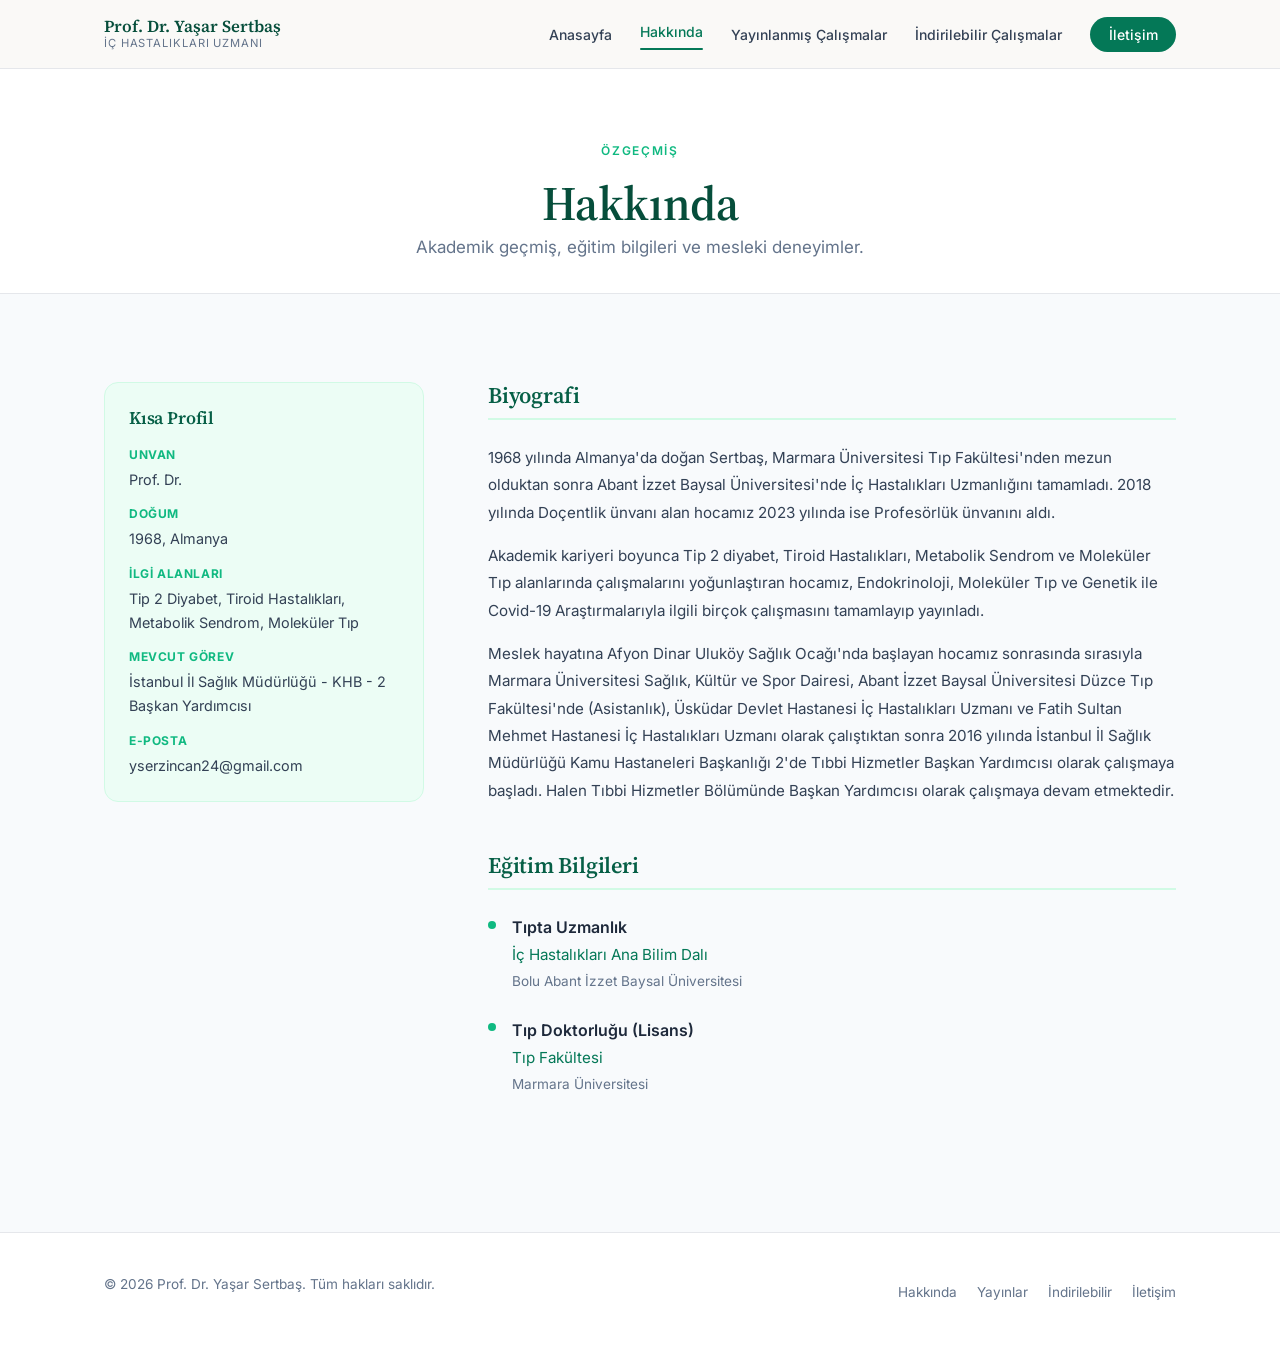
<file: hakkinda.html>
<!DOCTYPE html>
<html lang="tr">
<head>
  <meta charset="UTF-8" />
  <meta name="viewport" content="width=device-width, initial-scale=1.0" />
  <title>Hakkında | Prof. Dr. Yaşar Sertbaş</title>
  
  <link rel="preconnect" href="https://fonts.googleapis.com" />
  <link rel="preconnect" href="https://fonts.gstatic.com" crossorigin />
  <link href="https://fonts.googleapis.com/css2?family=Source+Serif+4:opsz,wght@8..60,400;8..60,600;8..60,700&family=Inter:wght@400;500;600&display=swap" rel="stylesheet" />
  <link rel="stylesheet" href="css/style.css" />
</head>
<body>

  <!-- HEADER -->
  <header class="site-header">
    <div class="container nav">
      <a class="brand" href="index.html">
        <span class="brand__name">Prof. Dr. Yaşar Sertbaş</span>
        <span class="brand__role">İç Hastalıkları Uzmanı</span>
      </a>
      <button class="nav__toggle" aria-expanded="false" aria-controls="primary-nav" aria-label="Menüyü aç/kapat">
        <span></span>
      </button>
      <nav class="nav__menu" id="primary-nav">
        <ul>
          <li><a href="index.html">Anasayfa</a></li>
          <li><a href="hakkinda.html" class="is-active">Hakkında</a></li>
          <li><a href="yayinlar.html">Yayınlanmış Çalışmalar</a></li>
          <li><a href="indirilebilir.html">İndirilebilir Çalışmalar</a></li>
          <li><a href="iletisim.html" class="nav__cta">İletişim</a></li>
        </ul>
      </nav>
    </div>
  </header>

  <main>
    <!-- SAYFA BAŞLIĞI -->
    <section class="page-header">
      <div class="container">
        <p class="eyebrow">Özgeçmiş</p>
        <h1>Hakkında</h1>
        <p class="lead">Akademik geçmiş, eğitim bilgileri ve mesleki deneyimler.</p>
      </div>
    </section>

    <!-- CV İÇERİĞİ -->
    <section class="section">
      <div class="container cv-grid">
        
                <!-- SOL SÜTUN: Kısa Bilgiler -->
        <aside class="profile-card">
          <h3>Kısa Profil</h3>
          <ul>
            <li>
              <strong>Unvan</strong>
              Prof. Dr.
            </li>
            <li>
              <strong>Doğum</strong>
              1968, Almanya
            </li>
            <li>
              <strong>İlgi Alanları</strong>
              Tip 2 Diyabet, Tiroid Hastalıkları, Metabolik Sendrom, Moleküler Tıp
            </li>
            <li>
              <strong>Mevcut Görev</strong>
              İstanbul İl Sağlık Müdürlüğü - KHB - 2 Başkan Yardımcısı
            </li>
            <li>
              <strong>E-posta</strong>
              yserzincan24@gmail.com
            </li>
          </ul>
        </aside>

        <!-- SAĞ SÜTUN: Detaylı Özgeçmiş -->
        <div>
                    <!-- BİYOGRAFİ (YENİ EKLENEN KISIM) -->
          <div class="cv-section">
            <h2>Biyografi</h2>
            <div style="font-size: 0.95rem; line-height: 1.8; color: var(--text);">
              <p>
                1968 yılında Almanya'da doğan Sertbaş, Marmara Üniversitesi Tıp Fakültesi'nden mezun olduktan sonra Abant İzzet Baysal Üniversitesi'nde İç Hastalıkları Uzmanlığını tamamladı. 2018 yılında Doçentlik ünvanı alan hocamız 2023 yılında ise Profesörlük ünvanını aldı.
              </p>
              <p>
                Akademik kariyeri boyunca Tip 2 diyabet, Tiroid Hastalıkları, Metabolik Sendrom ve Moleküler Tıp alanlarında çalışmalarını yoğunlaştıran hocamız, Endokrinoloji, Moleküler Tıp ve Genetik ile Covid-19 Araştırmalarıyla ilgili birçok çalışmasını tamamlayıp yayınladı.
              </p>
              <p>
                Meslek hayatına Afyon Dinar Uluköy Sağlık Ocağı'nda başlayan hocamız sonrasında sırasıyla Marmara Üniversitesi Sağlık, Kültür ve Spor Dairesi, Abant İzzet Baysal Üniversitesi Düzce Tıp Fakültesi'nde (Asistanlık), Üsküdar Devlet Hastanesi İç Hastalıkları Uzmanı ve Fatih Sultan Mehmet Hastanesi İç Hastalıkları Uzmanı olarak çalıştıktan sonra 2016 yılında İstanbul İl Sağlık Müdürlüğü Kamu Hastaneleri Başkanlığı 2'de Tıbbi Hizmetler Başkan Yardımcısı olarak çalışmaya başladı. Halen Tıbbi Hizmetler Bölümünde Başkan Yardımcısı olarak çalışmaya devam etmektedir.
              </p>
            </div>
          </div>
          <!-- EĞİTİM -->
          <div class="cv-section">
            <h2>Eğitim Bilgileri</h2>
            <div class="cv-list">
              <div class="cv-item">
                <div class="cv-item__title">Tıpta Uzmanlık</div>
                <div class="cv-item__subtitle">İç Hastalıkları Ana Bilim Dalı</div>
                <div class="cv-item__meta">Bolu Abant İzzet Baysal Üniversitesi</div>
              </div>
              <div class="cv-item">
                <div class="cv-item__title">Tıp Doktorluğu (Lisans)</div>
                <div class="cv-item__subtitle">Tıp Fakültesi</div>
                <div class="cv-item__meta">Marmara Üniversitesi</div>
              </div>
            </div>
          </div>

    </section>
  </main>

  <!-- FOOTER -->
  <footer class="site-footer">
    <div class="container">
      <p>© <span id="yil"></span> Prof. Dr. Yaşar Sertbaş. Tüm hakları saklıdır.</p>
      <nav>
        <ul>
          <li><a href="hakkinda.html">Hakkında</a></li>
          <li><a href="yayinlar.html">Yayınlar</a></li>
          <li><a href="indirilebilir.html">İndirilebilir</a></li>
          <li><a href="iletisim.html">İletişim</a></li>
        </ul>
      </nav>
    </div>
  </footer>

  <script src="js/main.js"></script>
</body>
</html>
</file>
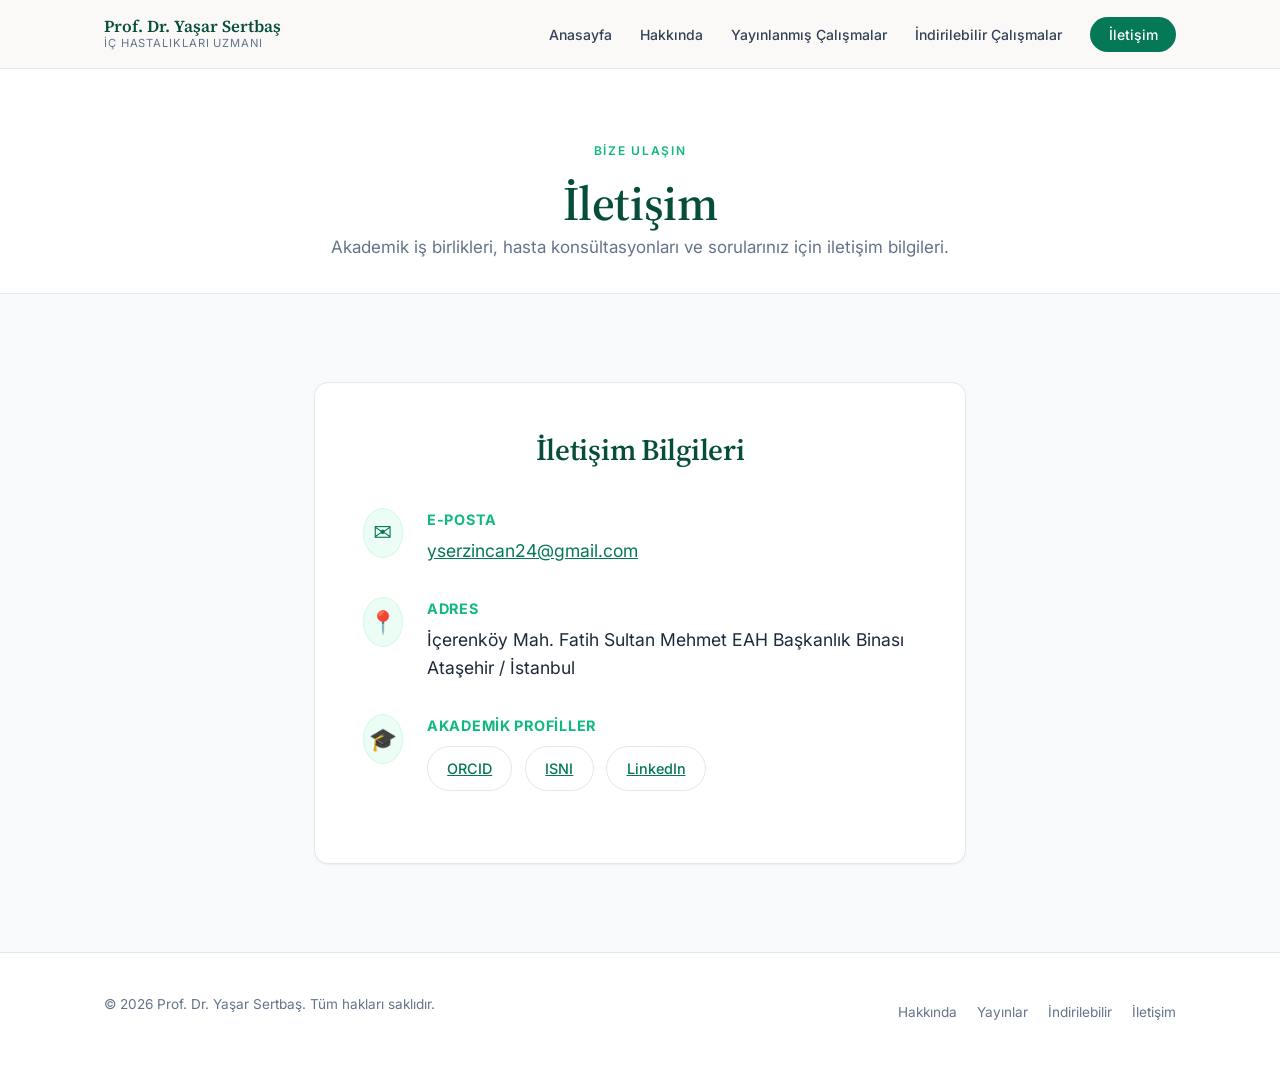
<file: iletisim.html>
<!DOCTYPE html>
<html lang="tr">
<head>
  <meta charset="UTF-8" />
  <meta name="viewport" content="width=device-width, initial-scale=1.0" />
  <title>İletişim | Prof. Dr. Yaşar Sertbaş</title>
  
  <link rel="preconnect" href="https://fonts.googleapis.com" />
  <link rel="preconnect" href="https://fonts.gstatic.com" crossorigin />
  <link href="https://fonts.googleapis.com/css2?family=Source+Serif+4:opsz,wght@8..60,400;8..60,600;8..60,700&family=Inter:wght@400;500;600&display=swap" rel="stylesheet" />
  <link rel="stylesheet" href="css/style.css" />
</head>
<body>

  <!-- HEADER -->
  <header class="site-header">
    <div class="container nav">
      <a class="brand" href="index.html">
        <span class="brand__name">Prof. Dr. Yaşar Sertbaş</span>
        <span class="brand__role">İç Hastalıkları Uzmanı</span>
      </a>
      <button class="nav__toggle" aria-expanded="false" aria-controls="primary-nav" aria-label="Menüyü aç/kapat">
        <span></span>
      </button>
      <nav class="nav__menu" id="primary-nav">
        <ul>
          <li><a href="index.html">Anasayfa</a></li>
          <li><a href="hakkinda.html">Hakkında</a></li>
          <li><a href="yayinlar.html">Yayınlanmış Çalışmalar</a></li>
          <li><a href="indirilebilir.html">İndirilebilir Çalışmalar</a></li>
          <li><a href="iletisim.html" class="nav__cta is-active">İletişim</a></li>
        </ul>
      </nav>
    </div>
  </header>

  <main>
    <section class="page-header">
      <div class="container">
        <p class="eyebrow">Bize Ulaşın</p>
        <h1>İletişim</h1>
        <p class="lead">Akademik iş birlikleri, hasta konsültasyonları ve sorularınız için iletişim bilgileri.</p>
      </div>
    </section>

    <section class="section">
      <!-- Ortalanmış tek sütunlu yapı -->
      <div class="container" style="max-width: 700px; margin: 0 auto;">
        
        <div class="contact-info" style="background: var(--surface); padding: 3rem; border-radius: var(--radius); border: 1px solid var(--border); box-shadow: var(--shadow-sm);">
          <h2 style="text-align: center; margin-bottom: 2.5rem; font-family: var(--font-serif); color: var(--navy-900);">İletişim Bilgileri</h2>
          
          <div class="contact-item" style="display: flex; gap: 1.5rem; align-items: flex-start; margin-bottom: 2rem;">
            <div class="contact-item__icon" style="flex-shrink: 0; width: 50px; height: 50px; background: var(--navy-50); border: 1px solid var(--navy-100); border-radius: 50%; display: flex; align-items: center; justify-content: center; color: var(--navy-700); font-size: 1.4rem;">✉</div>
            <div class="contact-item__text">
              <strong style="display: block; font-size: 0.9rem; text-transform: uppercase; letter-spacing: 0.05em; color: var(--navy-500); margin-bottom: 0.3rem;">E-posta</strong>
              <p style="margin: 0; font-size: 1.1rem;"><a href="mailto:yserzincan24@gmail.com" style="color: var(--navy-700); text-decoration: underline;">yserzincan24@gmail.com</a></p>
            </div>
          </div>

          <div class="contact-item" style="display: flex; gap: 1.5rem; align-items: flex-start; margin-bottom: 2rem;">
            <div class="contact-item__icon" style="flex-shrink: 0; width: 50px; height: 50px; background: var(--navy-50); border: 1px solid var(--navy-100); border-radius: 50%; display: flex; align-items: center; justify-content: center; color: var(--navy-700); font-size: 1.4rem;">📍</div>
            <div class="contact-item__text">
              <strong style="display: block; font-size: 0.9rem; text-transform: uppercase; letter-spacing: 0.05em; color: var(--navy-500); margin-bottom: 0.3rem;">Adres</strong>
              <p style="margin: 0; font-size: 1.1rem; line-height: 1.6;">İçerenköy Mah. Fatih Sultan Mehmet EAH Başkanlık Binası<br />Ataşehir / İstanbul</p>
            </div>
          </div>

          <div class="contact-item" style="display: flex; gap: 1.5rem; align-items: flex-start;">
            <div class="contact-item__icon" style="flex-shrink: 0; width: 50px; height: 50px; background: var(--navy-50); border: 1px solid var(--navy-100); border-radius: 50%; display: flex; align-items: center; justify-content: center; color: var(--navy-700); font-size: 1.4rem;">🎓</div>
            <div class="contact-item__text">
              <strong style="display: block; font-size: 0.9rem; text-transform: uppercase; letter-spacing: 0.05em; color: var(--navy-500); margin-bottom: 0.5rem;">Akademik Profiller</strong>
              <div class="profile-links" style="display: flex; flex-wrap: wrap; gap: 0.8rem;">
                <a href="https://orcid.org/0000-0002-9685-4486" target="_blank" rel="noopener noreferrer" style="padding: 0.6rem 1.2rem; border: 1px solid var(--border); border-radius: 999px; background: white; font-weight: 500; font-size: 0.9rem; transition: 0.2s;">ORCID</a>
                <a href="https://isni.org/isni/0000000404191393" target="_blank" rel="noopener noreferrer" style="padding: 0.6rem 1.2rem; border: 1px solid var(--border); border-radius: 999px; background: white; font-weight: 500; font-size: 0.9rem; transition: 0.2s;">ISNI</a>
                <a href="https://www.linkedin.com/in/yasar-sertbas-044381138" target="_blank" rel="noopener noreferrer" style="padding: 0.6rem 1.2rem; border: 1px solid var(--border); border-radius: 999px; background: white; font-weight: 500; font-size: 0.9rem; transition: 0.2s;">LinkedIn</a>
              </div>
            </div>
          </div>
          
        </div>

      </div>
    </section>
  </main>

  <!-- FOOTER -->
  <footer class="site-footer">
    <div class="container">
      <p>© <span id="yil"></span> Prof. Dr. Yaşar Sertbaş. Tüm hakları saklıdır.</p>
      <nav>
        <ul>
          <li><a href="hakkinda.html">Hakkında</a></li>
          <li><a href="yayinlar.html">Yayınlar</a></li>
          <li><a href="indirilebilir.html">İndirilebilir</a></li>
          <li><a href="iletisim.html">İletişim</a></li>
        </ul>
      </nav>
    </div>
  </footer>

  <script src="js/main.js"></script>
</body>
</html>
</file>
<file: css/style.css>
/* ============================================================
   Prof. Dr. Yaşar Sertbaş — Akademik Kişisel Site
   style.css
   ============================================================ */

/* ---------- 1. Değişkenler ---------- */
:root {
  --navy-900: #064e3b;
  --navy-800: #065f46;
  --navy-700: #047857;
  --navy-500: #10b981;
  --navy-200: #a7f3d0;
  --navy-100: #d1fae5;
  --navy-50:  #ecfdf5;

  --bg:        #f8fafc;
  --surface:   #ffffff;
  --text:      #334155;
  --text-strong:#1e293b;
  --muted:     #64748b;
  --border:    #e5e7eb;

  --radius-sm: 8px;
  --radius:    14px;
  --radius-lg: 22px;

  --max:    1120px;
  --gutter: 24px;

  --shadow-sm: 0 1px 2px rgba(15, 31, 51, .05);
  --shadow-md: 0 8px 24px -12px rgba(15, 31, 51, .18);

  --font-serif: "Source Serif 4", Georgia, "Times New Roman", serif;
  --font-sans:  "Inter", system-ui, -apple-system, "Segoe UI", Roboto, sans-serif;
}

/* ---------- 2. Reset ---------- */
*, *::before, *::after { box-sizing: border-box; }

html { -webkit-text-size-adjust: 100%; scroll-behavior: smooth; }

body {
  margin: 0;
  background: var(--bg);
  color: var(--text);
  font-family: var(--font-sans);
  font-size: 16px;
  line-height: 1.65;
  -webkit-font-smoothing: antialiased;
}

img, svg { display: block; max-width: 100%; }
a { color: inherit; text-decoration: none; }
ul, ol { margin: 0; padding: 0; list-style: none; }
button { font: inherit; cursor: pointer; }

h1, h2, h3, h4 {
  margin: 0;
  font-family: var(--font-serif);
  font-weight: 600;
  color: var(--navy-900);
  line-height: 1.25;
  letter-spacing: -.01em;
}
h1 { font-size: clamp(2rem, 4.2vw, 3rem); }
h2 { font-size: clamp(1.4rem, 2.4vw, 1.85rem); }
h3 { font-size: 1.125rem; }

p { margin: 0 0 1rem; }
p:last-child { margin-bottom: 0; }

/* ---------- 3. Yardımcılar ---------- */
.container {
  width: 100%;
  max-width: var(--max);
  margin-inline: auto;
  padding-inline: var(--gutter);
}

.section { padding-block: clamp(48px, 7vw, 88px); }
.section--alt { background: var(--surface); border-block: 1px solid var(--border); }

.eyebrow {
  margin: 0 0 .75rem;
  font-size: .75rem;
  font-weight: 600;
  letter-spacing: .14em;
  text-transform: uppercase;
  color: var(--navy-500);
}

.lead { font-size: 1.0625rem; color: var(--muted); max-width: 62ch; }

.section-head { margin-bottom: 2.5rem; }
.section-head p { margin-top: .5rem; }

/* ---------- 4. Butonlar ---------- */
.btn {
  display: inline-flex;
  align-items: center;
  gap: .5rem;
  padding: .75rem 1.5rem;
  border-radius: 999px;
  border: 1px solid transparent;
  font-size: .9rem;
  font-weight: 500;
  transition: background-color .2s, border-color .2s, color .2s, transform .2s;
}
.btn--primary { background: var(--navy-700); color: #fff; }
.btn--primary:hover { background: var(--navy-900); }
.btn--ghost {
  border-color: var(--border);
  color: var(--text-strong);
  background: transparent;
}
.btn--ghost:hover { border-color: var(--navy-500); color: var(--navy-700); }
.btn--sm { padding: .55rem 1.1rem; font-size: .82rem; }

/* ---------- 5. Header / Navigasyon ---------- */
.site-header {
  position: sticky;
  top: 0;
  z-index: 50;
  background: rgba(250, 249, 247, .92);
  backdrop-filter: blur(10px);
  border-bottom: 1px solid var(--border);
}

.nav {
  display: flex;
  align-items: center;
  justify-content: space-between;
  gap: 1rem;
  min-height: 68px;
}

.brand { display: flex; flex-direction: column; line-height: 1.2; }
.brand__name {
  font-family: var(--font-serif);
  font-weight: 600;
  font-size: 1.05rem;
  color: var(--navy-900);
}
.brand__role { font-size: .7rem; letter-spacing: .08em; text-transform: uppercase; color: var(--muted); }

.nav__menu ul { display: flex; align-items: center; gap: 1.75rem; }
.nav__menu a {
  font-size: .875rem;
  font-weight: 500;
  color: var(--text);
  transition: color .2s;
}
.nav__menu a:hover { color: var(--navy-700); }
.nav__menu a.is-active { color: var(--navy-700); }
.nav__menu a.is-active::after {
  content: "";
  display: block;
  height: 2px;
  margin-top: 4px;
  background: var(--navy-700);
  border-radius: 2px;
}
.nav__cta {
  padding: .55rem 1.15rem;
  border-radius: 999px;
  background: var(--navy-700);
  color: #fff !important;
}
.nav__cta:hover { background: var(--navy-900); }

.nav__toggle {
  display: none;
  width: 42px;
  height: 42px;
  border: 1px solid var(--border);
  border-radius: var(--radius-sm);
  background: var(--surface);
  color: var(--navy-900);
  align-items: center;
  justify-content: center;
}
.nav__toggle span {
  position: relative;
  display: block;
  width: 18px;
  height: 2px;
  background: currentColor;
  border-radius: 2px;
}
.nav__toggle span::before,
.nav__toggle span::after {
  content: "";
  position: absolute;
  left: 0;
  width: 18px;
  height: 2px;
  background: currentColor;
  border-radius: 2px;
}
.nav__toggle span::before { top: -6px; }
.nav__toggle span::after  { top: 6px; }

/* ---------- 6. Hero ---------- */
.hero { padding-block: clamp(48px, 8vw, 104px); }
.hero__grid {
  display: grid;
  grid-template-columns: 1fr;
  gap: 2.5rem;
  align-items: center;
}
.hero__title { margin-bottom: 1.25rem; }
.hero__text { margin-bottom: 2rem; }
.hero__actions { display: flex; flex-wrap: wrap; gap: .75rem; }

.hero__portrait {
  position: relative;
  max-width: 320px;
  margin-inline: auto;
}
.hero__portrait img,
.hero__portrait .placeholder {
  width: 100%;
  aspect-ratio: 4 / 5;
  object-fit: cover;
  border-radius: var(--radius-lg);
  border: 1px solid var(--border);
  background: var(--navy-100);
  box-shadow: var(--shadow-md);
}
.hero__portrait .placeholder {
  display: flex;
  align-items: center;
  justify-content: center;
  color: var(--navy-500);
  font-size: .85rem;
}

/* ---------- 7. İstatistik şeridi ---------- */
.stats {
  display: grid;
  grid-template-columns: repeat(2, 1fr);
  gap: 1px;
  background: var(--border);
  border: 1px solid var(--border);
  border-radius: var(--radius);
  overflow: hidden;
}
.stats__item {
  padding: 1.5rem 1rem;
  text-align: center;
  background: var(--surface);
}
.stats__value {
  font-family: var(--font-serif);
  font-size: clamp(1.6rem, 3vw, 2.1rem);
  font-weight: 600;
  color: var(--navy-700);
  line-height: 1.1;
}
.stats__label {
  margin-top: .35rem;
  font-size: .78rem;
  letter-spacing: .06em;
  text-transform: uppercase;
  color: var(--muted);
}

/* ---------- 8. Kartlar ---------- */
.card-grid {
  display: grid;
  grid-template-columns: 1fr;
  gap: 1.25rem;
}

.card {
  display: flex;
  flex-direction: column;
  padding: 1.5rem;
  background: var(--surface);
  border: 1px solid var(--border);
  border-radius: var(--radius);
  box-shadow: var(--shadow-sm);
  transition: border-color .2s, box-shadow .2s, transform .2s;
}
.card:hover {
  border-color: var(--navy-200);
  box-shadow: var(--shadow-md);
  transform: translateY(-2px);
}
.card__meta {
  font-size: .75rem;
  letter-spacing: .06em;
  text-transform: uppercase;
  color: var(--navy-500);
  margin-bottom: .6rem;
}
.card__title { margin-bottom: .5rem; }
.card__title a:hover { color: var(--navy-700); }
.card__text { font-size: .9rem; color: var(--muted); margin-bottom: 1rem; }
.card__link {
  margin-top: auto;
  font-size: .875rem;
  font-weight: 500;
  color: var(--navy-700);
}
.card__link:hover { text-decoration: underline; }

/* ---------- 9. Liste (indirilebilir dosyalar) ---------- */
.file-list { display: grid; gap: .75rem; }
.file-item {
  display: flex;
  align-items: center;
  gap: 1rem;
  padding: 1rem 1.25rem;
  background: var(--surface);
  border: 1px solid var(--border);
  border-radius: var(--radius-sm);
  transition: border-color .2s, background-color .2s;
}
.file-item:hover { border-color: var(--navy-200); background: var(--navy-50); }
.file-item__icon {
  flex: 0 0 40px;
  height: 40px;
  display: grid;
  place-items: center;
  border-radius: var(--radius-sm);
  background: var(--navy-100);
  color: var(--navy-700);
  font-size: .68rem;
  font-weight: 700;
  letter-spacing: .04em;
}
.file-item__body { flex: 1; min-width: 0; }
.file-item__title { font-size: .9375rem; font-weight: 500; color: var(--text-strong); }
.file-item__meta { font-size: .78rem; color: var(--muted); }

/* ---------- 10. Akademik profiller ---------- */
.profile-links {
  display: flex;
  flex-wrap: wrap;
  gap: .6rem;
}
.profile-links a {
  padding: .5rem 1rem;
  font-size: .82rem;
  font-weight: 500;
  border: 1px solid var(--border);
  border-radius: 999px;
  background: var(--surface);
  color: var(--text);
  transition: border-color .2s, color .2s;
}
.profile-links a:hover { border-color: var(--navy-500); color: var(--navy-700); }

/* ---------- 11. Footer ---------- */
.site-footer {
  padding-block: 2.5rem;
  background: var(--surface);
  border-top: 1px solid var(--border);
}
.site-footer .container {
  display: flex;
  flex-direction: column;
  gap: 1rem;
  align-items: center;
  justify-content: space-between;
  font-size: .85rem;
  color: var(--muted);
  text-align: center;
}
.site-footer nav ul { display: flex; flex-wrap: wrap; gap: 1.25rem; justify-content: center; }
.site-footer a:hover { color: var(--navy-700); }

/* ---------- 12. Responsive ---------- */
@media (min-width: 640px) {
  .stats { grid-template-columns: repeat(4, 1fr); }
  .card-grid { grid-template-columns: repeat(2, 1fr); }
}

@media (min-width: 900px) {
  .card-grid--3 { grid-template-columns: repeat(3, 1fr); }
  .hero__grid { grid-template-columns: 1.35fr .8fr; gap: 4rem; }
  .hero__portrait { margin-inline: 0 0; }
  .site-footer .container { flex-direction: row; text-align: left; }
}

/* ---------- 13. Mobil menü ---------- */
@media (max-width: 859px) {
  .nav__toggle { display: inline-flex; }

  .nav__menu {
    position: absolute;
    inset: 100% 0 auto 0;
    display: none;
    padding: 1rem var(--gutter) 1.5rem;
    background: var(--surface);
    border-bottom: 1px solid var(--border);
    box-shadow: var(--shadow-md);
  }
  .nav__menu.is-open { display: block; }
  .nav__menu ul { flex-direction: column; align-items: stretch; gap: .25rem; }
  .nav__menu a { display: block; padding: .7rem 0; }
  .nav__menu a.is-active::after { display: none; }
  .nav__cta { text-align: center; margin-top: .5rem; }
}

/* ---------- 14. Erişilebilirlik ---------- */
:focus-visible {
  outline: 2px solid var(--navy-500);
  outline-offset: 3px;
  border-radius: 4px;
}

@media (prefers-reduced-motion: reduce) {
  *, *::before, *::after {
    animation-duration: .01ms !important;
    transition-duration: .01ms !important;
    scroll-behavior: auto !important;
  }
}
/* ---------- 15. Hakkında / Özgeçmiş Sayfası ---------- */
.page-header {
  padding-block: clamp(48px, 6vw, 72px) 2rem;
  background: var(--surface);
  border-bottom: 1px solid var(--border);
  text-align: center;
}
.page-header .lead { margin-inline: auto; }

.cv-grid {
  display: grid;
  grid-template-columns: 1fr;
  gap: 3rem;
  align-items: start;
}

@media (min-width: 900px) {
  .cv-grid { grid-template-columns: 320px 1fr; gap: 4rem; }
}

/* Sol Sütun: Kısa Profil */
.profile-card {
  background: var(--navy-50);
  border: 1px solid var(--navy-100);
  border-radius: var(--radius);
  padding: 1.5rem;
}
.profile-card h3 {
  font-size: 1.1rem;
  margin-bottom: 1rem;
  color: var(--navy-800);
}
.profile-card ul { display: grid; gap: 0.8rem; font-size: 0.9rem; }
.profile-card strong { display: block; font-size: 0.75rem; text-transform: uppercase; letter-spacing: 0.05em; color: var(--navy-500); margin-bottom: 0.2rem; }

/* Sağ Sütun: CV Zaman Tüneli */
.cv-section { margin-bottom: 3rem; }
.cv-section h2 {
  font-size: 1.4rem;
  margin-bottom: 1.5rem;
  padding-bottom: 0.5rem;
  border-bottom: 2px solid var(--navy-100);
  color: var(--navy-800);
}
.cv-list { display: grid; gap: 1.5rem; }
.cv-item { position: relative; padding-left: 1.5rem; }
.cv-item::before {
  content: "";
  position: absolute;
  left: 0;
  top: 0.4rem;
  width: 8px;
  height: 8px;
  border-radius: 50%;
  background: var(--navy-500);
}
.cv-item__title { font-weight: 600; font-size: 1rem; color: var(--text-strong); }
.cv-item__subtitle { font-size: 0.95rem; color: var(--navy-700); margin-top: 0.1rem; }
.cv-item__meta { font-size: 0.85rem; color: var(--muted); margin-top: 0.2rem; }
/* ---------- 16. Yayınlar Sayfası (Sekmeler ve Liste) ---------- */
.tabs {
  display: flex;
  flex-wrap: wrap;
  gap: 0.5rem;
  margin-bottom: 2rem;
  border-bottom: 1px solid var(--border);
  padding-bottom: 1rem;
}

.tab-btn {
  padding: 0.5rem 1.2rem;
  border: none;
  background: transparent;
  font-size: 0.95rem;
  font-weight: 500;
  color: var(--muted);
  border-radius: var(--radius-sm);
  cursor: pointer;
  transition: all 0.2s;
}

.tab-btn:hover {
  background: var(--navy-50);
  color: var(--navy-700);
}

.tab-btn.is-active {
  background: var(--navy-700);
  color: #fff;
}

.pub-list {
  display: grid;
  gap: 1.25rem;
}

.pub-item {
  padding: 1.5rem;
  background: var(--surface);
  border: 1px solid var(--border);
  border-radius: var(--radius);
  transition: border-color 0.2s, box-shadow 0.2s;
}

.pub-item:hover {
  border-color: var(--navy-200);
  box-shadow: var(--shadow-sm);
}

.pub-item.hidden {
  display: none; /* Filtreleme için JS ile kullanılacak */
}

.pub-meta {
  display: flex;
  gap: 1rem;
  font-size: 0.75rem;
  text-transform: uppercase;
  letter-spacing: 0.05em;
  color: var(--navy-500);
  font-weight: 600;
  margin-bottom: 0.5rem;
}

.pub-title {
  font-family: var(--font-serif);
  font-size: 1.15rem;
  font-weight: 600;
  color: var(--navy-900);
  margin-bottom: 0.5rem;
  line-height: 1.4;
}

.pub-authors {
  font-size: 0.9rem;
  color: var(--text);
  margin-bottom: 0.5rem;
}

.pub-authors strong {
  color: var(--navy-800); /* Hocanın adı kalın görünsün diye */
}

.pub-journal {
  font-size: 0.9rem;
  color: var(--muted);
  font-style: italic;
  margin-bottom: 1rem;
}

.pub-links {
  display: flex;
  gap: 0.75rem;
}

.pub-links a {
  font-size: 0.8rem;
  font-weight: 500;
  color: var(--navy-700);
  text-decoration: none;
  display: inline-flex;
  align-items: center;
  gap: 0.3rem;
  padding: 0.3rem 0.8rem;
  border: 1px solid var(--navy-200);
  border-radius: 999px;
  background: var(--navy-50);
  transition: background 0.2s;
}

.pub-links a:hover {
  background: var(--navy-100);
}
/* ---------- 17. İndirilebilir Çalışmalar Sayfası ---------- */
.file-grid {
  display: grid;
  grid-template-columns: 1fr;
  gap: 1.25rem;
}

@media (min-width: 768px) {
  .file-grid { grid-template-columns: repeat(2, 1fr); }
}

.download-card {
  display: flex;
  align-items: flex-start;
  gap: 1.25rem;
  padding: 1.5rem;
  background: var(--surface);
  border: 1px solid var(--border);
  border-radius: var(--radius);
  transition: border-color 0.2s, box-shadow 0.2s;
}

.download-card:hover {
  border-color: var(--navy-200);
  box-shadow: var(--shadow-sm);
}

.download-icon {
  flex: 0 0 48px;
  height: 48px;
  background: var(--navy-50);
  border: 1px solid var(--navy-200);
  border-radius: var(--radius-sm);
  display: flex;
  align-items: center;
  justify-content: center;
  color: var(--navy-700);
  font-weight: 700;
  font-size: 0.8rem;
}

.download-content {
  flex: 1;
}

.download-title {
  font-family: var(--font-serif);
  font-size: 1.15rem;
  font-weight: 600;
  color: var(--navy-900);
  margin-bottom: 0.25rem;
  line-height: 1.3;
}

.download-meta {
  font-size: 0.85rem;
  color: var(--muted);
  margin-bottom: 1rem;
}

.download-btn {
  display: inline-flex;
  align-items: center;
  gap: 0.4rem;
  font-size: 0.85rem;
  font-weight: 500;
  color: #fff;
  background: var(--navy-700);
  padding: 0.5rem 1.25rem;
  border-radius: 999px;
  transition: background 0.2s;
}

.download-btn:hover {
  background: var(--navy-900);
}

/* Bölüm Başlıkları (Kategoriler için) */
.file-category-title {
  font-family: var(--font-serif);
  font-size: 1.3rem;
  color: var(--navy-800);
  margin: 2.5rem 0 1.25rem;
  padding-bottom: 0.5rem;
  border-bottom: 1px solid var(--border);
}
.file-category-title:first-child {
  margin-top: 0;
}
/* ---------- 18. İletişim Sayfası ---------- */
.contact-grid {
  display: grid;
  grid-template-columns: 1fr;
  gap: 3rem;
}

@media (min-width: 900px) {
  .contact-grid { grid-template-columns: 1fr 1.5fr; gap: 4rem; }
}

.contact-info h2 { margin-bottom: 1.5rem; }
.contact-item {
  display: flex;
  gap: 1rem;
  margin-bottom: 1.5rem;
}
.contact-item__icon {
  flex: 0 0 40px;
  height: 40px;
  background: var(--navy-50);
  border: 1px solid var(--navy-100);
  border-radius: 50%;
  display: flex;
  align-items: center;
  justify-content: center;
  color: var(--navy-700);
  font-size: 1.2rem;
}
.contact-item__text strong {
  display: block;
  font-size: 0.85rem;
  text-transform: uppercase;
  letter-spacing: 0.05em;
  color: var(--navy-500);
  margin-bottom: 0.2rem;
}
.contact-item__text p { margin: 0; font-size: 0.95rem; color: var(--text-strong); }
.contact-item__text a { color: var(--navy-700); text-decoration: underline; }

/* Form Tasarımı */
.contact-form {
  background: var(--surface);
  padding: 2rem;
  border: 1px solid var(--border);
  border-radius: var(--radius);
  box-shadow: var(--shadow-sm);
}
.form-group { margin-bottom: 1.25rem; }
.form-group label {
  display: block;
  font-size: 0.85rem;
  font-weight: 500;
  color: var(--text-strong);
  margin-bottom: 0.4rem;
}
.form-control {
  width: 100%;
  padding: 0.75rem 1rem;
  font-family: var(--font-sans);
  font-size: 0.95rem;
  color: var(--text);
  background: var(--bg);
  border: 1px solid var(--border);
  border-radius: var(--radius-sm);
  transition: border-color 0.2s, box-shadow 0.2s;
}
.form-control:focus {
  outline: none;
  border-color: var(--navy-500);
  box-shadow: 0 0 0 3px var(--navy-100);
}
textarea.form-control { resize: vertical; min-height: 120px; }
/* Navigasyondaki İletişim butonunun aktif çizgisini kapat (şeklinin bozulmasını engeller) */
.nav__menu a.nav__cta.is-active::after {
  display: none;
}
/* ---------- 19. Ana Sayfa Dinamik Slider ---------- */
.hero-slider-section {
  background-color: var(--surface);
  border-bottom: 1px solid var(--border);
  padding-block: 2rem;
  overflow: hidden;
}

.slider-container {
  display: flex;
  overflow-x: auto;
  scroll-snap-type: x mandatory;
  scrollbar-width: none; /* Firefox */
  -ms-overflow-style: none; /* IE/Edge */
  gap: 2rem;
  scroll-behavior: smooth;
}
.slider-container::-webkit-scrollbar { display: none; /* Chrome/Safari */ }

.slide-item {
  flex: 0 0 100%;
  scroll-snap-align: center;
  display: flex;
  flex-direction: column;
  align-items: center;
  text-align: center;
  padding-inline: 1rem;
}

@media (min-width: 768px) {
  .slide-item {
    flex-direction: row;
    text-align: left;
    gap: 3rem;
    align-items: center;
  }
}

.slide-image {
  width: 100%;
  max-width: 300px;
  aspect-ratio: 4/3;
  object-fit: cover;
  border-radius: var(--radius-lg);
  box-shadow: var(--shadow-md);
}

.slide-content { flex: 1; }
.slide-title { font-family: var(--font-serif); font-size: 2rem; color: var(--navy-900); margin-bottom: 1rem; }
.slide-text { color: var(--muted); font-size: 1.1rem; margin-bottom: 1.5rem; line-height: 1.6; }

.slider-dots {
  display: flex;
  justify-content: center;
  gap: 8px;
  margin-top: 1.5rem;
}
.dot {
  width: 10px; height: 10px; border-radius: 50%;
  background: var(--navy-200); cursor: pointer; transition: 0.3s;
}
.dot.active { background: var(--navy-700); transform: scale(1.2); }
/* Slider metin sınırlandırması (4 satır) */
.slide-text {
  display: -webkit-box;
  -webkit-line-clamp: 4; /* Kaç satır görüneceğini belirler */
  -webkit-box-orient: vertical;
  overflow: hidden;
  text-overflow: ellipsis;
}
/* ---------- 20. Slider Pop-Up (Modal) ---------- */
.slider-text-clamp {
  display: -webkit-box;
  -webkit-line-clamp: 4; /* 4 satırdan sonrasını gizler */
  -webkit-box-orient: vertical;
  overflow: hidden;
  text-overflow: ellipsis;
}

.custom-modal-overlay {
  position: fixed;
  top: 0; left: 0; width: 100%; height: 100%;
  background: rgba(14, 31, 51, 0.7); /* Lacivert transparan arka plan */
  backdrop-filter: blur(4px);
  display: flex;
  justify-content: center;
  align-items: center;
  z-index: 9999;
  opacity: 0;
  pointer-events: none;
  transition: opacity 0.3s ease;
}

.custom-modal-overlay.active {
  opacity: 1;
  pointer-events: auto;
}

.custom-modal-box {
  background: var(--surface);
  width: 90%;
  max-width: 700px;
  max-height: 85vh;
  overflow-y: auto;
  padding: 2.5rem;
  border-radius: var(--radius-lg);
  box-shadow: var(--shadow-lg);
  position: relative;
  transform: translateY(20px);
  transition: transform 0.3s ease;
}

.custom-modal-overlay.active .custom-modal-box {
  transform: translateY(0);
}

.close-modal-btn {
  position: absolute;
  top: 1rem;
  right: 1.5rem;
  font-size: 1.5rem;
  background: none;
  border: none;
  color: var(--muted);
  cursor: pointer;
  transition: color 0.2s;
}
.close-modal-btn:hover { color: var(--danger); }

.modal-title {
  font-family: var(--font-serif);
  color: var(--navy-900);
  font-size: 1.8rem;
  margin-bottom: 1.5rem;
  padding-right: 2rem;
}

.modal-content {
  color: var(--text);
  line-height: 1.8;
  font-size: 1.05rem;
  white-space: pre-wrap; /* Metindeki alt satırları korur */
}
</file>
